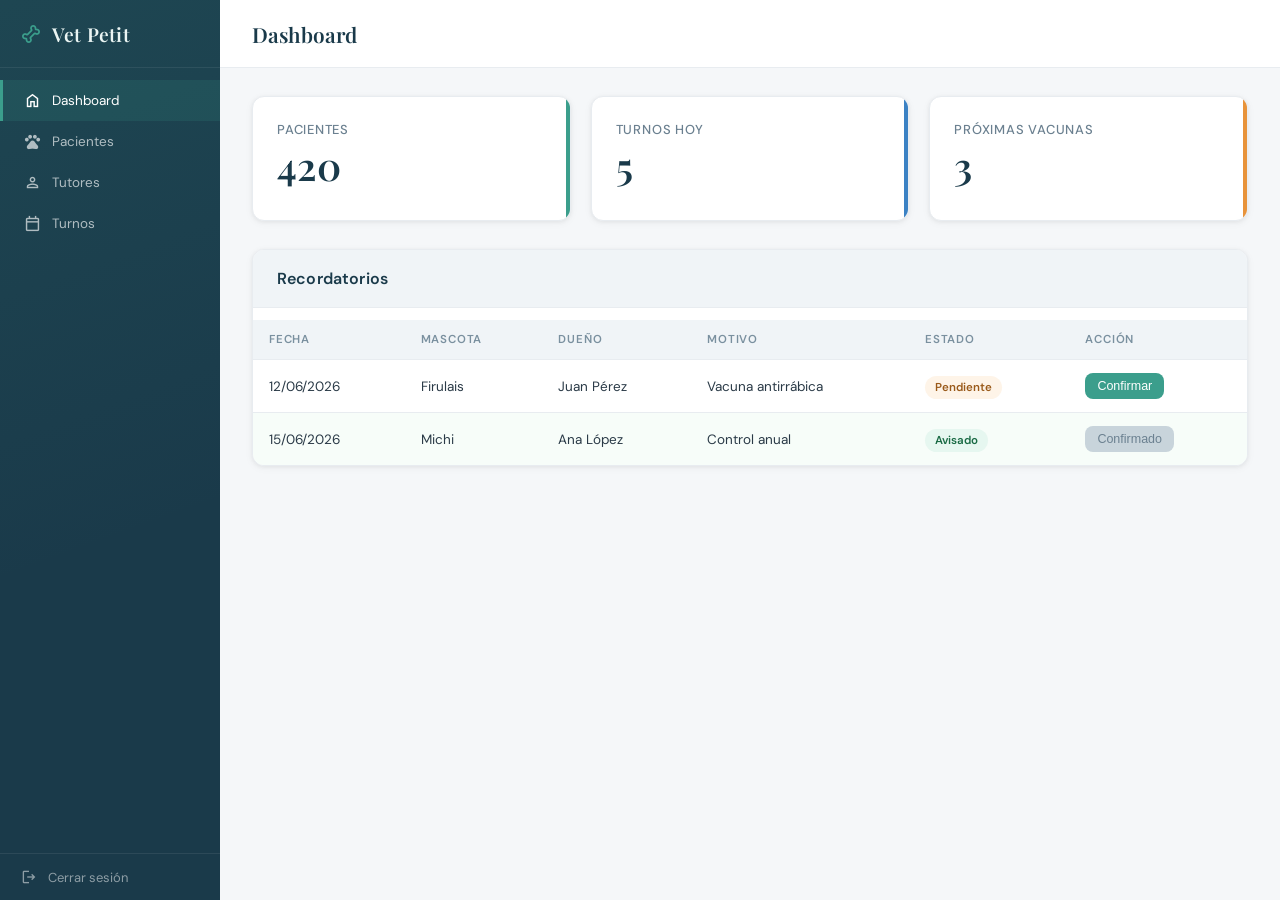
<file: index.html>
<!DOCTYPE html>
<html lang="es">
<head>
    <meta charset="UTF-8">
    <meta name="viewport" content="width=device-width, initial-scale=1.0">
    <title>Veterinaria Petit</title>
    <link rel="stylesheet" href="style/style.css">
    <link rel="icon" href="img/favicon.png.png" type="image/png">
    <link href="https://fonts.googleapis.com/css2?family=Material+Symbols+Outlined" rel="stylesheet" />
</head>
<body>
    <header class="header">
        <h1 class="header-h1">
            <span class="material-symbols-outlined">pet_supplies</span>
            Vet Petit
        </h1>
        <ul class="header-ul">
            <li class="header-ul-li active"><a class="header-ul-a" href="index.html"><span class="material-symbols-outlined">home</span>Dashboard</a></li>
            <li class="header-ul-li"><a class="header-ul-a" href="html/pacientes.html"><span class="material-symbols-outlined">pets</span>Pacientes</a></li>
            <li class="header-ul-li"><a class="header-ul-a" href="html/tutores.html"><span class="material-symbols-outlined">person</span>Tutores</a></li>
            <li class="header-ul-li"><a class="header-ul-a" href="html/turnos.html"><span class="material-symbols-outlined">calendar_today</span>Turnos</a></li>
        </ul>
        <button class="logout"><span class="material-symbols-outlined">logout</span>Cerrar sesión</button>
    </header>
    <main>
        <section class="container-encabezado">
            <h2 class="h2-dash">Dashboard</h2>
        </section>

        <section class="cards">
            <div class="card-1 card">
                <p class="card-texto">Pacientes</p>
                <h3 class="card-number">420</h3>
            </div>
            <div class="card-2 card">
                <p class="card-texto">Turnos Hoy</p>
                <h3 class="card-number">5</h3>
            </div>
            <div class="card-3 card">
                <p class="card-texto">Próximas Vacunas</p>
                <h3 class="card-number">3</h3>
            </div>
        </section>

        <section class="turnos">
            <h3 class="turnos-title">Recordatorios</h3>
            <table class="table">
                <thead>
                    <tr class="table-encabezado">
                        <th>Fecha</th>
                        <th>Mascota</th>
                        <th>Dueño</th>
                        <th>Motivo</th>
                        <th>Estado</th>
                        <th>Acción</th>
                    </tr>
                </thead>
                <tbody>
                    <tr>
                        <td>12/06/2026</td>
                        <td>Firulais</td>
                        <td>Juan Pérez</td>
                        <td>Vacuna antirrábica</td>
                        <td><span class="badge-pendiente">Pendiente</span></td>
                        <td><button class="btn-confirmar">Confirmar</button></td>
                    </tr>
                    <tr class="recordatorio-ok">
                        <td>15/06/2026</td>
                        <td>Michi</td>
                        <td>Ana López</td>
                        <td>Control anual</td>
                        <td><span class="badge-ok">Avisado</span></td>
                        <td><button class="btn-confirmar disabled">Confirmado</button></td>
                    </tr>
                </tbody>
            </table>
        </section>
    </main>
</body>
</html>
</file>
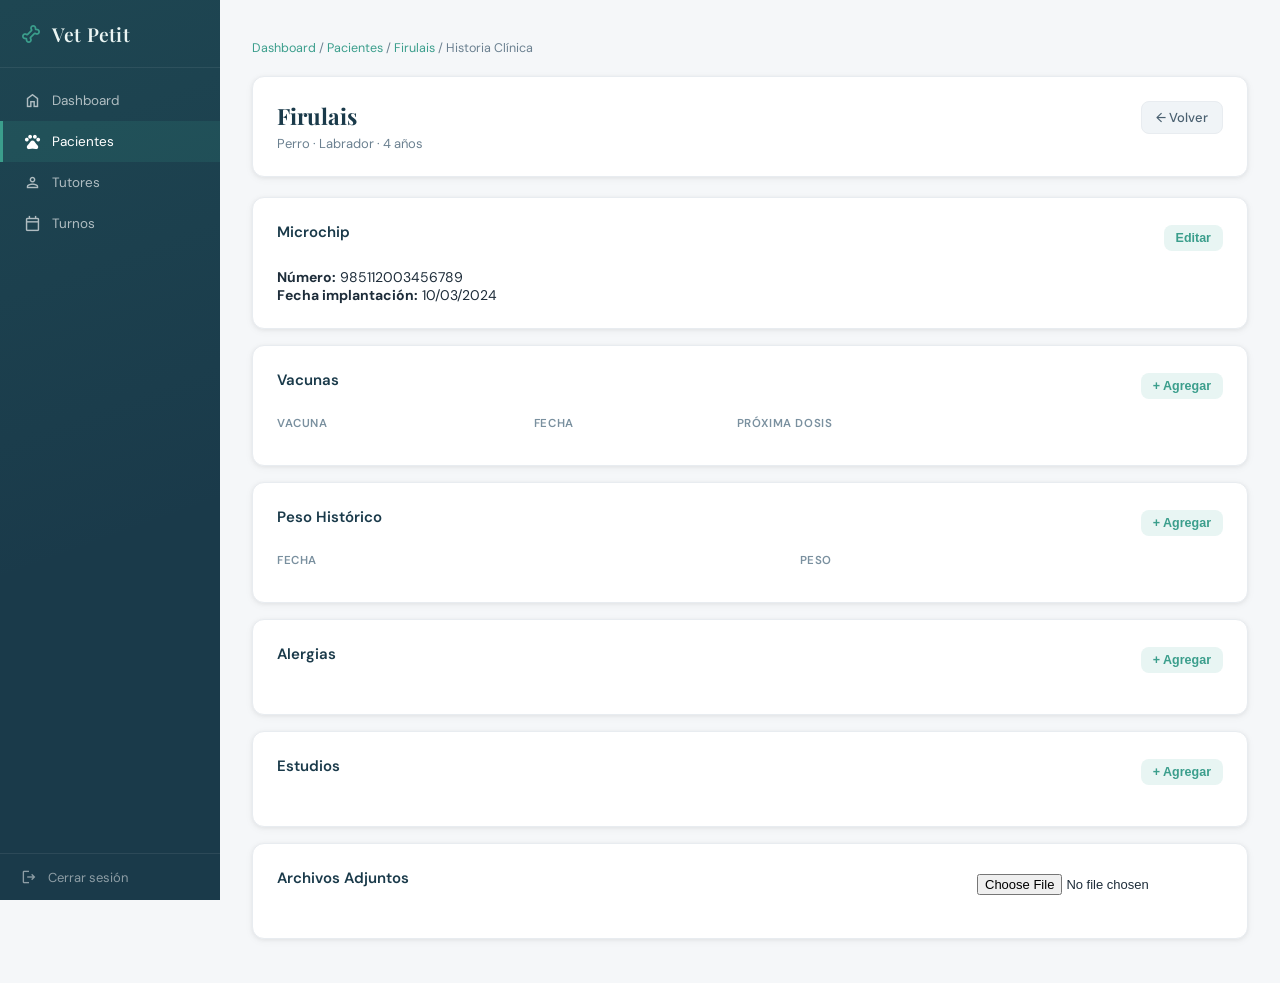
<file: html/historia-clinica.html>
<!DOCTYPE html>
<html lang="es">
<head>
    <meta charset="UTF-8">
    <meta name="viewport" content="width=device-width, initial-scale=1.0">
    <title>Historia Clínica — Firulais</title>
    <link rel="stylesheet" href="../style/style.css">
    <link href="https://fonts.googleapis.com/css2?family=Material+Symbols+Outlined" rel="stylesheet" />
</head>
<body>
    <header class="header">
        <h1 class="header-h1"><span class="material-symbols-outlined">pet_supplies</span>Vet Petit</h1>
        <ul class="header-ul">
            <li class="header-ul-li"><a class="header-ul-a" href="../index.html"><span class="material-symbols-outlined">home</span>Dashboard</a></li>
            <li class="header-ul-li active"><a class="header-ul-a" href="pacientes.html"><span class="material-symbols-outlined">pets</span>Pacientes</a></li>
            <li class="header-ul-li"><a class="header-ul-a" href="tutores.html"><span class="material-symbols-outlined">person</span>Tutores</a></li>
            <li class="header-ul-li"><a class="header-ul-a" href="turnos.html"><span class="material-symbols-outlined">calendar_today</span>Turnos</a></li>
        </ul>
        <button class="logout"><span class="material-symbols-outlined">logout</span>Cerrar sesión</button>
    </header>
    <main class="container">
        <nav class="breadcrumb">
            <a href="../index.html">Dashboard</a> /
            <a href="pacientes.html">Pacientes</a> /
            <a href="paciente-detalle.html">Firulais</a> /
            <span>Historia Clínica</span>
        </nav>

        <section class="card" style="margin-bottom:20px;">
            <div class="hc-header">
                <div>
                    <h2 style="font-family:var(--font-display);font-size:1.4rem;color:var(--color-primary);">Firulais</h2>
                    <p class="subtitle">Perro · Labrador · 4 años</p>
                </div>
                <a href="paciente-detalle.html" class="btn-secondary">← Volver</a>
            </div>
        </section>

        <section class="card" style="margin-bottom:16px;">
            <div class="section-header">
                <h3>Microchip</h3>
                <button class="btn-small">Editar</button>
            </div>
            <p><strong>Número:</strong> 985112003456789</p>
            <p><strong>Fecha implantación:</strong> 10/03/2024</p>
        </section>

        <section class="card" style="margin-bottom:16px;">
            <div class="section-header">
                <h3>Vacunas</h3>
                <button class="btn-small">+ Agregar</button>
            </div>
            <table>
                <thead>
                    <tr>
                        <th>Vacuna</th>
                        <th>Fecha</th>
                        <th>Próxima dosis</th>
                    </tr>
                </thead>
                <tbody id="vacunas-body"></tbody>
            </table>
        </section>

        <section class="card" style="margin-bottom:16px;">
            <div class="section-header">
                <h3>Peso Histórico</h3>
                <button class="btn-small">+ Agregar</button>
            </div>
            <table>
                <thead>
                    <tr>
                        <th>Fecha</th>
                        <th>Peso</th>
                    </tr>
                </thead>
                <tbody id="peso-body"></tbody>
            </table>
        </section>

        <section class="card" style="margin-bottom:16px;">
            <div class="section-header">
                <h3>Alergias</h3>
                <button class="btn-small">+ Agregar</button>
            </div>
            <ul id="alergias-list" style="padding-left:18px;line-height:2;color:#2a3a47;"></ul>
        </section>

        <section class="card" style="margin-bottom:16px;">
            <div class="section-header">
                <h3>Estudios</h3>
                <button class="btn-small">+ Agregar</button>
            </div>
            <ul id="estudios-list" style="padding-left:18px;line-height:2;color:#2a3a47;"></ul>
        </section>

        <section class="card" style="margin-bottom:16px;">
            <div class="section-header">
                <h3>Archivos Adjuntos</h3>
                <input type="file" id="archivoInput" style="font-size:13px;">
            </div>
            <ul id="archivos-list" style="padding-left:18px;line-height:2;"></ul>
        </section>

        <!-- MODAL GENERAL -->
        <div class="modal-overlay1">
            <div class="modal1">
                <div class="modal-header">
                    <h3>Agregar registro</h3>
                    <span class="modal-close">×</span>
                </div>
                <div class="modal-body">
                    <div class="form-group">
                        <label>Campo 1</label>
                        <input type="text">
                    </div>
                    <div class="form-group">
                        <label>Campo 2</label>
                        <input type="text">
                    </div>
                    <div class="form-group">
                        <label>Fecha</label>
                        <input type="date">
                    </div>
                    <div class="form-group">
                        <label>Archivo</label>
                        <input type="file">
                    </div>
                    <div class="form-group">
                        <label>Descripción / Observaciones</label>
                        <textarea rows="5" placeholder="Redactar detalle clínico..."></textarea>
                    </div>
                </div>
                <div class="modal-footer">
                    <button class="btn-secondary">Cancelar</button>
                    <button class="btn-primary">Guardar</button>
                </div>
            </div>
        </div>
    </main>
</body>
</html>
</file>
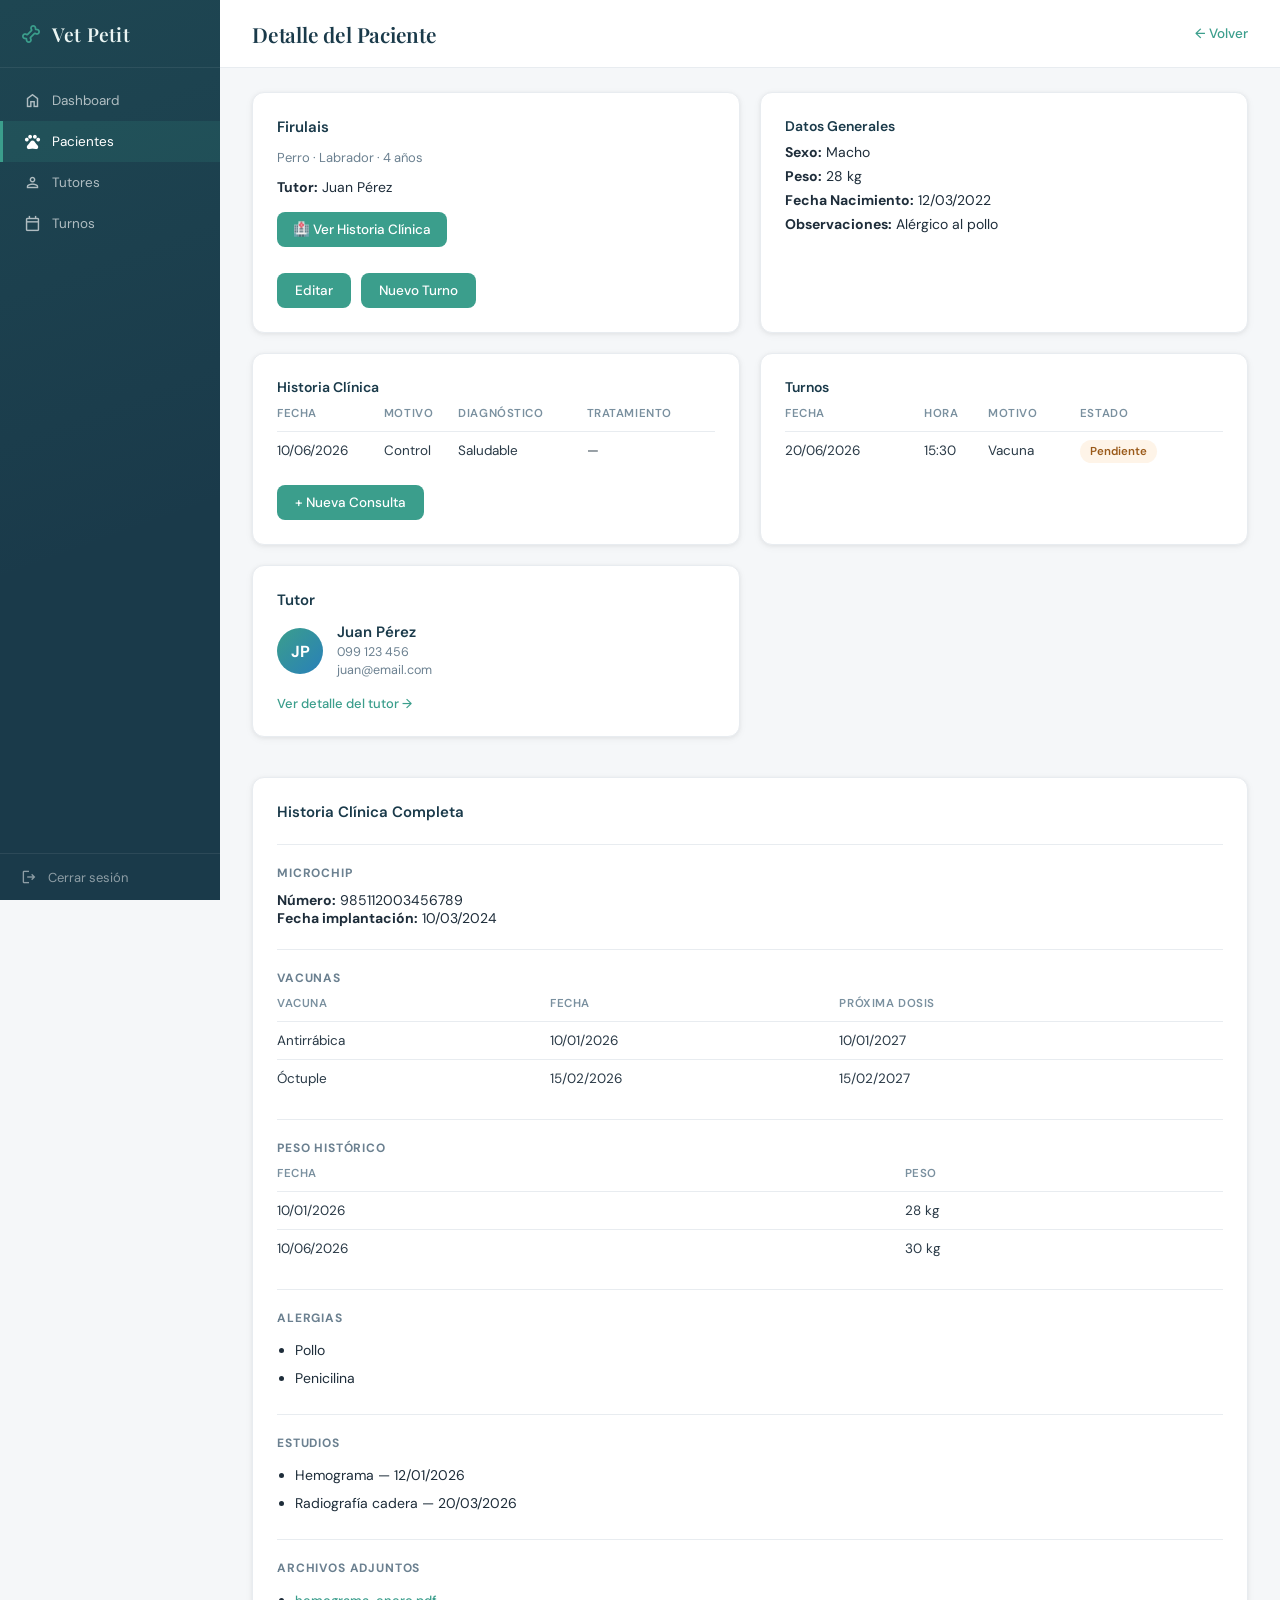
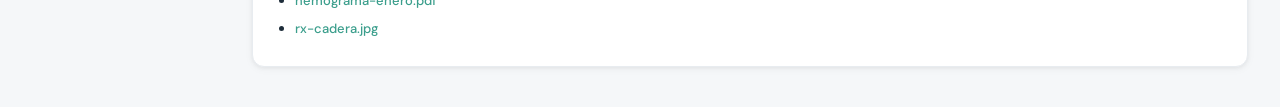
<file: html/paciente-detalle.html>
<!DOCTYPE html>
<html lang="es">
<head>
    <meta charset="UTF-8">
    <meta name="viewport" content="width=device-width, initial-scale=1.0">
    <title>Detalle Paciente — Vet Petit</title>
    <link rel="stylesheet" href="../style/style.css">
    <link href="https://fonts.googleapis.com/css2?family=Material+Symbols+Outlined" rel="stylesheet" />
</head>
<body>
    <header class="header">
        <h1 class="header-h1"><span class="material-symbols-outlined">pet_supplies</span>Vet Petit</h1>
        <ul class="header-ul">
            <li class="header-ul-li"><a class="header-ul-a" href="../index.html"><span class="material-symbols-outlined">home</span>Dashboard</a></li>
            <li class="header-ul-li active"><a class="header-ul-a" href="pacientes.html"><span class="material-symbols-outlined">pets</span>Pacientes</a></li>
            <li class="header-ul-li"><a class="header-ul-a" href="tutores.html"><span class="material-symbols-outlined">person</span>Tutores</a></li>
            <li class="header-ul-li"><a class="header-ul-a" href="turnos.html"><span class="material-symbols-outlined">calendar_today</span>Turnos</a></li>
        </ul>
        <button class="logout"><span class="material-symbols-outlined">logout</span>Cerrar sesión</button>
    </header>
    <main>
        <section class="container-encabezado2">
            <h2 class="h2-dash">Detalle del Paciente</h2>
            <a href="pacientes.html" class="back">← Volver</a>
        </section>
        <div class="grid">
            <section class="card">
                <h3>Firulais</h3>
                <p style="color:#6b8090;font-size:13px;margin-bottom:12px;">Perro · Labrador · 4 años</p>
                <p style="margin-bottom:16px;"><strong>Tutor:</strong> Juan Pérez</p>
                <a href="historia-clinica.html" class="btn-primary" style="margin-bottom:10px;">🏥 Ver Historia Clínica</a>
                <div class="actions">
                    <button class="btn">Editar</button>
                    <a href="#modalTurno" class="btn">Nuevo Turno</a>
                </div>
            </section>

            <section class="card">
                <h4>Datos Generales</h4>
                <p style="margin-bottom:6px;"><strong>Sexo:</strong> Macho</p>
                <p style="margin-bottom:6px;"><strong>Peso:</strong> 28 kg</p>
                <p style="margin-bottom:6px;"><strong>Fecha Nacimiento:</strong> 12/03/2022</p>
                <p><strong>Observaciones:</strong> Alérgico al pollo</p>
            </section>

            <section class="card">
                <h4>Historia Clínica</h4>
                <table>
                    <tr>
                        <th>Fecha</th>
                        <th>Motivo</th>
                        <th>Diagnóstico</th>
                        <th>Tratamiento</th>
                    </tr>
                    <tr>
                        <td>10/06/2026</td>
                        <td>Control</td>
                        <td>Saludable</td>
                        <td>—</td>
                    </tr>
                </table>
                <div class="actions">
                    <button class="btn">+ Nueva Consulta</button>
                </div>
            </section>

            <section class="card">
                <h4>Turnos</h4>
                <table>
                    <tr>
                        <th>Fecha</th>
                        <th>Hora</th>
                        <th>Motivo</th>
                        <th>Estado</th>
                    </tr>
                    <tr>
                        <td>20/06/2026</td>
                        <td>15:30</td>
                        <td>Vacuna</td>
                        <td><span class="badge-pendiente">Pendiente</span></td>
                    </tr>
                </table>
            </section>

            <section class="card">
                <h3>Tutor</h3>
                <div class="tutor-box">
                    <div class="avatar">JP</div>
                    <div>
                        <p class="tutor-name">Juan Pérez</p>
                        <p class="tutor-info">099 123 456</p>
                        <p class="tutor-info">juan@email.com</p>
                    </div>
                </div>
                <a href="tutor-detalle.html" class="btn-link">Ver detalle del tutor →</a>
            </section>

            <section class="card full" style="grid-column: 1 / -1;">
                <h3 style="margin-bottom:0;">Historia Clínica Completa</h3>
                <div class="hc-section">
                    <h4>Microchip</h4>
                    <p><strong>Número:</strong> 985112003456789</p>
                    <p><strong>Fecha implantación:</strong> 10/03/2024</p>
                </div>
                <div class="hc-section">
                    <h4>Vacunas</h4>
                    <table>
                        <tr><th>Vacuna</th><th>Fecha</th><th>Próxima dosis</th></tr>
                        <tr><td>Antirrábica</td><td>10/01/2026</td><td>10/01/2027</td></tr>
                        <tr><td>Óctuple</td><td>15/02/2026</td><td>15/02/2027</td></tr>
                    </table>
                </div>
                <div class="hc-section">
                    <h4>Peso Histórico</h4>
                    <table>
                        <tr><th>Fecha</th><th>Peso</th></tr>
                        <tr><td>10/01/2026</td><td>28 kg</td></tr>
                        <tr><td>10/06/2026</td><td>30 kg</td></tr>
                    </table>
                </div>
                <div class="hc-section">
                    <h4>Alergias</h4>
                    <ul style="padding-left:18px;line-height:2;">
                        <li>Pollo</li>
                        <li>Penicilina</li>
                    </ul>
                </div>
                <div class="hc-section">
                    <h4>Estudios</h4>
                    <ul style="padding-left:18px;line-height:2;">
                        <li>Hemograma — 12/01/2026</li>
                        <li>Radiografía cadera — 20/03/2026</li>
                    </ul>
                </div>
                <div class="hc-section">
                    <h4>Archivos Adjuntos</h4>
                    <ul style="padding-left:18px;line-height:2;">
                        <li><a href="#" class="btn-link">hemograma-enero.pdf</a></li>
                        <li><a href="#" class="btn-link">rx-cadera.jpg</a></li>
                    </ul>
                </div>
            </section>
        </div>

        <div id="modalTurno" class="modal">
            <div class="modal-content">
                <a href="#" class="close">✖</a>
                <h3>Nuevo Turno</h3>
                <label>Mascota</label>
                <select>
                    <option>Seleccionar mascota</option>
                    <option>Firulais</option>
                    <option>Mishi</option>
                </select>
                <label>Tutor</label>
                <select>
                    <option>Seleccionar tutor</option>
                    <option>Juan Pérez</option>
                    <option>Laura Gómez</option>
                </select>
                <label>Fecha</label>
                <input type="date">
                <label>Hora</label>
                <input type="time">
                <label>Motivo</label>
                <input type="text" placeholder="Ej: Vacuna anual">
                <label>Estado</label>
                <select>
                    <option>Pendiente</option>
                    <option>Confirmado</option>
                    <option>Realizado</option>
                    <option>Cancelado</option>
                </select>
                <label>Observaciones</label>
                <textarea rows="3" placeholder="Notas adicionales..."></textarea>
                <div class="modal-buttons">
                    <a href="#" class="cancel">Cancelar</a>
                    <button class="save">Guardar</button>
                </div>
            </div>
        </div>
    </main>
</body>
</html>
</file>
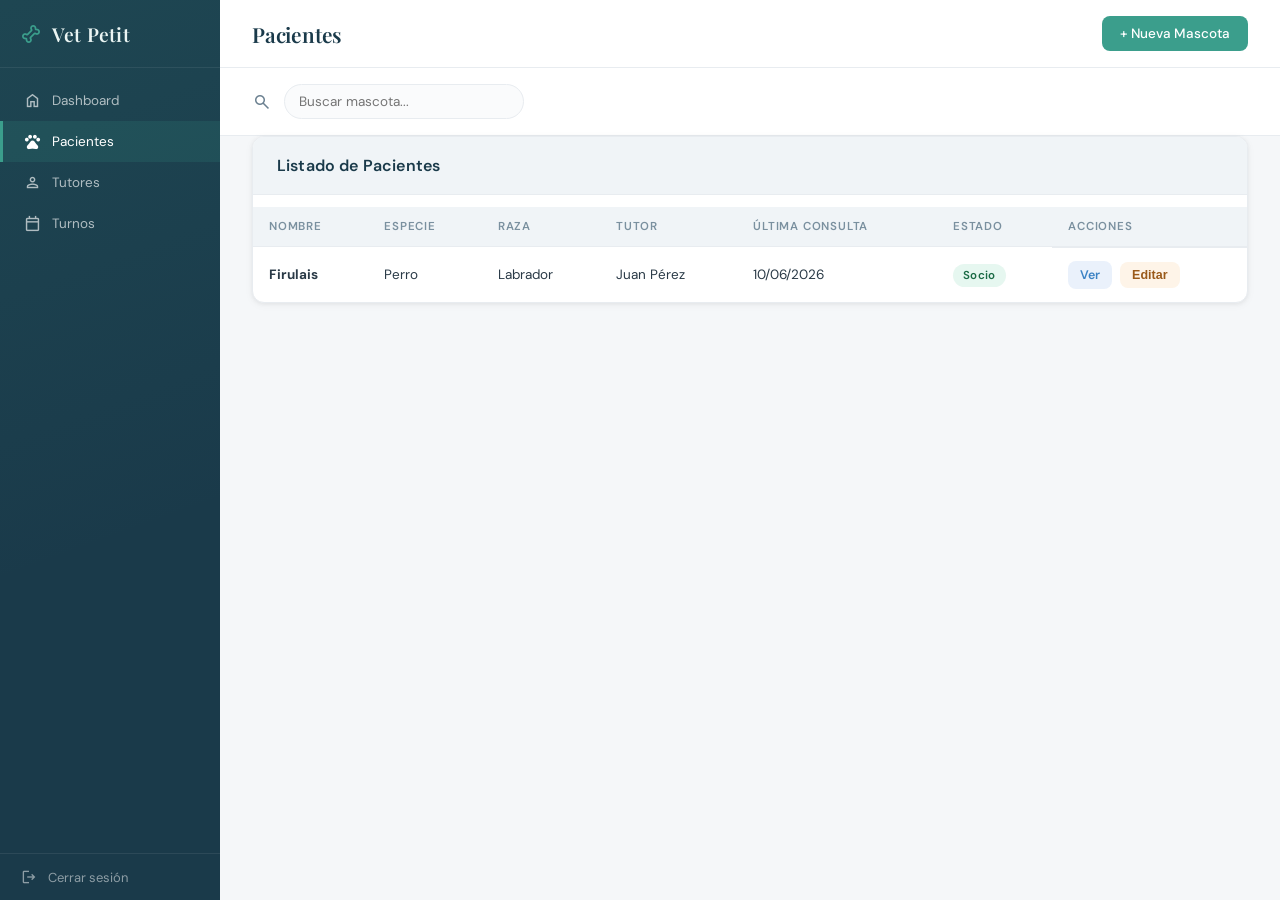
<file: html/pacientes.html>
<!DOCTYPE html>
<html lang="es">
<head>
    <meta charset="UTF-8">
    <meta name="viewport" content="width=device-width, initial-scale=1.0">
    <title>Pacientes — Vet Petit</title>
    <link rel="stylesheet" href="../style/style.css">
    <link href="https://fonts.googleapis.com/css2?family=Material+Symbols+Outlined" rel="stylesheet" />
</head>
<body>
    <header class="header">
        <h1 class="header-h1"><span class="material-symbols-outlined">pet_supplies</span>Vet Petit</h1>
        <ul class="header-ul">
            <li class="header-ul-li"><a class="header-ul-a" href="../index.html"><span class="material-symbols-outlined">home</span>Dashboard</a></li>
            <li class="header-ul-li active"><a class="header-ul-a" href="pacientes.html"><span class="material-symbols-outlined">pets</span>Pacientes</a></li>
            <li class="header-ul-li"><a class="header-ul-a" href="tutores.html"><span class="material-symbols-outlined">person</span>Tutores</a></li>
            <li class="header-ul-li"><a class="header-ul-a" href="turnos.html"><span class="material-symbols-outlined">calendar_today</span>Turnos</a></li>
        </ul>
        <button class="logout"><span class="material-symbols-outlined">logout</span>Cerrar sesión</button>
    </header>
    <main>
        <section class="container-encabezado">
            <h2 class="h2-dash">Pacientes</h2>
            <a href="#modalMascota" class="btn">+ Nueva Mascota</a>
        </section>
        <div class="search-group">
            <span class="material-symbols-outlined" style="color:#6b8090;font-size:20px;">search</span>
            <input type="text" id="buscar" placeholder="Buscar mascota...">
        </div>
        <section class="turnos">
            <h3 class="turnos-title">Listado de Pacientes</h3>
            <table class="table">
                <thead>
                    <tr class="table-encabezado">
                        <th>Nombre</th>
                        <th>Especie</th>
                        <th>Raza</th>
                        <th>Tutor</th>
                        <th>Última Consulta</th>
                        <th>Estado</th>
                        <th>Acciones</th>
                    </tr>
                </thead>
                <tbody>
                    <tr>
                        <td><strong>Firulais</strong></td>
                        <td>Perro</td>
                        <td>Labrador</td>
                        <td>Juan Pérez</td>
                        <td>10/06/2026</td>
                        <td><span class="badge socio">Socio</span></td>
                        <td style="display:flex;gap:8px;align-items:center;">
                            <a href="paciente-detalle.html" class="btn-ver">Ver</a>
                            <button class="btn-editar">Editar</button>
                        </td>
                    </tr>
                </tbody>
            </table>
        </section>

        <div id="modalMascota" class="modal">
            <div class="modal-content">
                <a href="#" class="close">✖</a>
                <h3>Nueva Mascota</h3>
                <label>Nombre</label>
                <input type="text" placeholder="Ej: Firulais">
                <label>Especie</label>
                <select>
                    <option>Seleccionar</option>
                    <option>Perro</option>
                    <option>Gato</option>
                    <option>Otro</option>
                </select>
                <label>Raza</label>
                <input type="text" placeholder="Ej: Labrador">
                <label>Sexo</label>
                <select>
                    <option>Seleccionar</option>
                    <option>Macho</option>
                    <option>Hembra</option>
                </select>
                <label>Fecha de nacimiento</label>
                <input type="date">
                <label>Peso (kg)</label>
                <input type="number" step="0.1" placeholder="Ej: 12.5">
                <div class="form-group">
                    <label>¿Es socio?</label>
                    <div class="radio-group">
                        <label><input type="radio" name="esSocio" value="true" checked> Socio</label>
                        <label><input type="radio" name="esSocio" value="false"> No socio</label>
                    </div>
                </div>
                <label>Observaciones</label>
                <textarea rows="3" placeholder="Notas importantes..."></textarea>
                <div class="modal-buttons">
                    <a href="#" class="cancel">Cancelar</a>
                    <button class="save">Guardar</button>
                </div>
            </div>
        </div>
    </main>
</body>
</html>
</file>
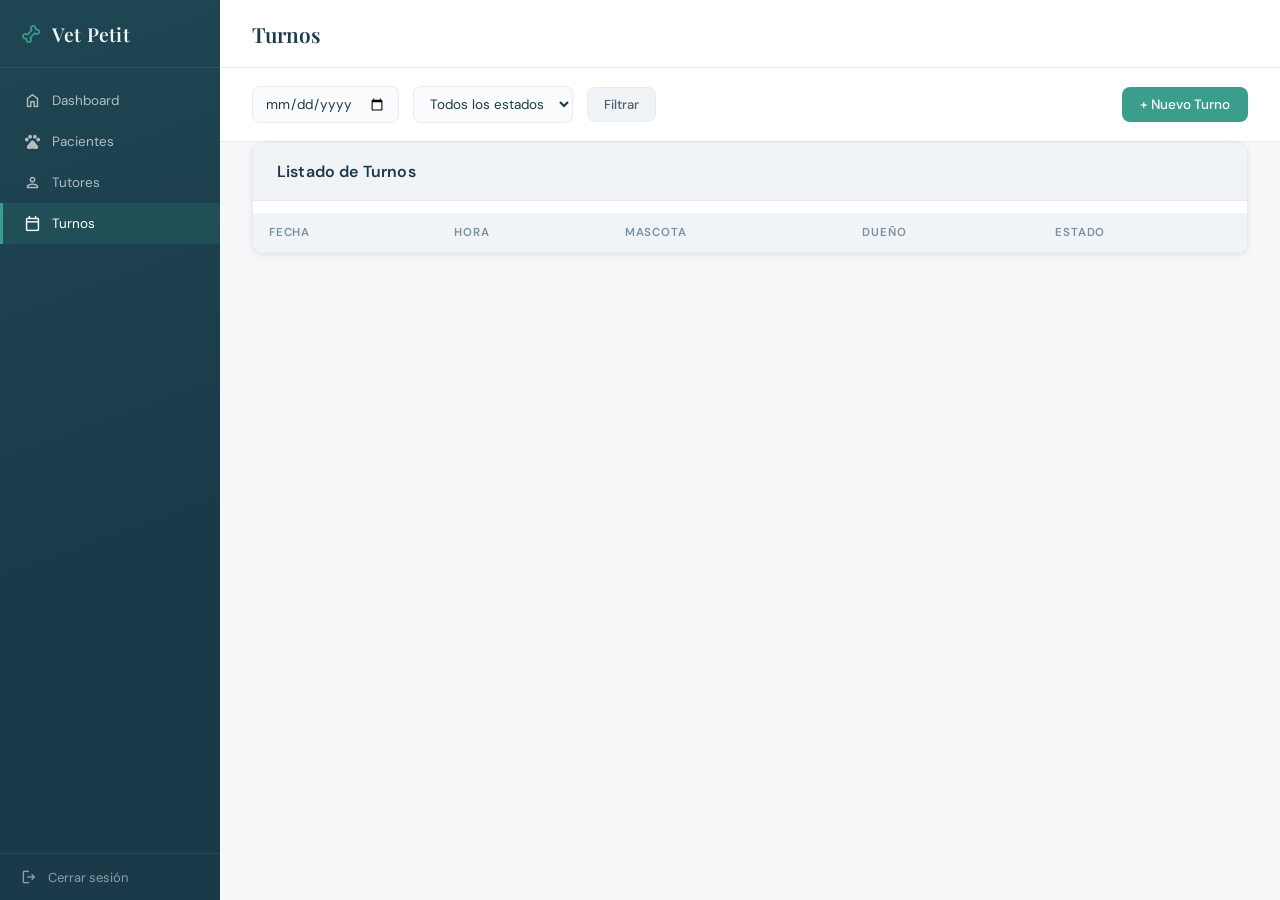
<file: html/turnos.html>
<!DOCTYPE html>
<html lang="es">
<head>
    <meta charset="UTF-8">
    <meta name="viewport" content="width=device-width, initial-scale=1.0">
    <title>Turnos — Vet Petit</title>
    <link rel="stylesheet" href="../style/style.css">
    <link href="https://fonts.googleapis.com/css2?family=Material+Symbols+Outlined" rel="stylesheet" />
</head>
<body>
    <header class="header">
        <h1 class="header-h1"><span class="material-symbols-outlined">pet_supplies</span>Vet Petit</h1>
        <ul class="header-ul">
            <li class="header-ul-li"><a class="header-ul-a" href="../index.html"><span class="material-symbols-outlined">home</span>Dashboard</a></li>
            <li class="header-ul-li"><a class="header-ul-a" href="pacientes.html"><span class="material-symbols-outlined">pets</span>Pacientes</a></li>
            <li class="header-ul-li"><a class="header-ul-a" href="tutores.html"><span class="material-symbols-outlined">person</span>Tutores</a></li>
            <li class="header-ul-li active"><a class="header-ul-a" href="turnos.html"><span class="material-symbols-outlined">calendar_today</span>Turnos</a></li>
        </ul>
        <button class="logout"><span class="material-symbols-outlined">logout</span>Cerrar sesión</button>
    </header>
    <main>
        <section class="container-encabezado">
            <h2 class="h2-dash">Turnos</h2>
        </section>
        <div class="filtros-turnos">
            <input class="filtros-turnos-fecha" type="date" id="fecha">
            <select class="filtros-turnos-options" id="estado">
                <option value="">Todos los estados</option>
                <option value="pendiente">Pendiente</option>
                <option value="confirmado">Confirmado</option>
            </select>
            <button class="filtros-turnos-buttonfiltrar">Filtrar</button>
            <a href="#modalTurno" class="btn" style="margin-left:auto;">+ Nuevo Turno</a>
        </div>
        <section class="turnos">
            <h3 class="turnos-title">Listado de Turnos</h3>
            <table class="table">
                <thead>
                    <tr>
                        <th>Fecha</th>
                        <th>Hora</th>
                        <th>Mascota</th>
                        <th>Dueño</th>
                        <th>Estado</th>
                    </tr>
                </thead>
                <tbody>
                    <!-- turnos dinámicos -->
                </tbody>
            </table>
        </section>

        <div id="modalTurno" class="modal">
            <div class="modal-content">
                <a href="#" class="close">✖</a>
                <h3>Nuevo Turno</h3>
                <label>Mascota</label>
                <select>
                    <option>Seleccionar mascota</option>
                    <option>Firulais</option>
                    <option>Mishi</option>
                </select>
                <label>Tutor</label>
                <select>
                    <option>Seleccionar tutor</option>
                    <option>Juan Pérez</option>
                    <option>Laura Gómez</option>
                </select>
                <label>Fecha</label>
                <input type="date">
                <label>Hora</label>
                <input type="time">
                <label>Motivo</label>
                <input type="text" placeholder="Ej: Vacuna anual">
                <label>Estado</label>
                <select>
                    <option>Pendiente</option>
                    <option>Confirmado</option>
                    <option>Realizado</option>
                    <option>Cancelado</option>
                </select>
                <label>Observaciones</label>
                <textarea rows="3" placeholder="Notas adicionales..."></textarea>
                <div class="modal-buttons">
                    <a href="#" class="cancel">Cancelar</a>
                    <button class="save">Guardar</button>
                </div>
            </div>
        </div>
    </main>
</body>
</html>
</file>
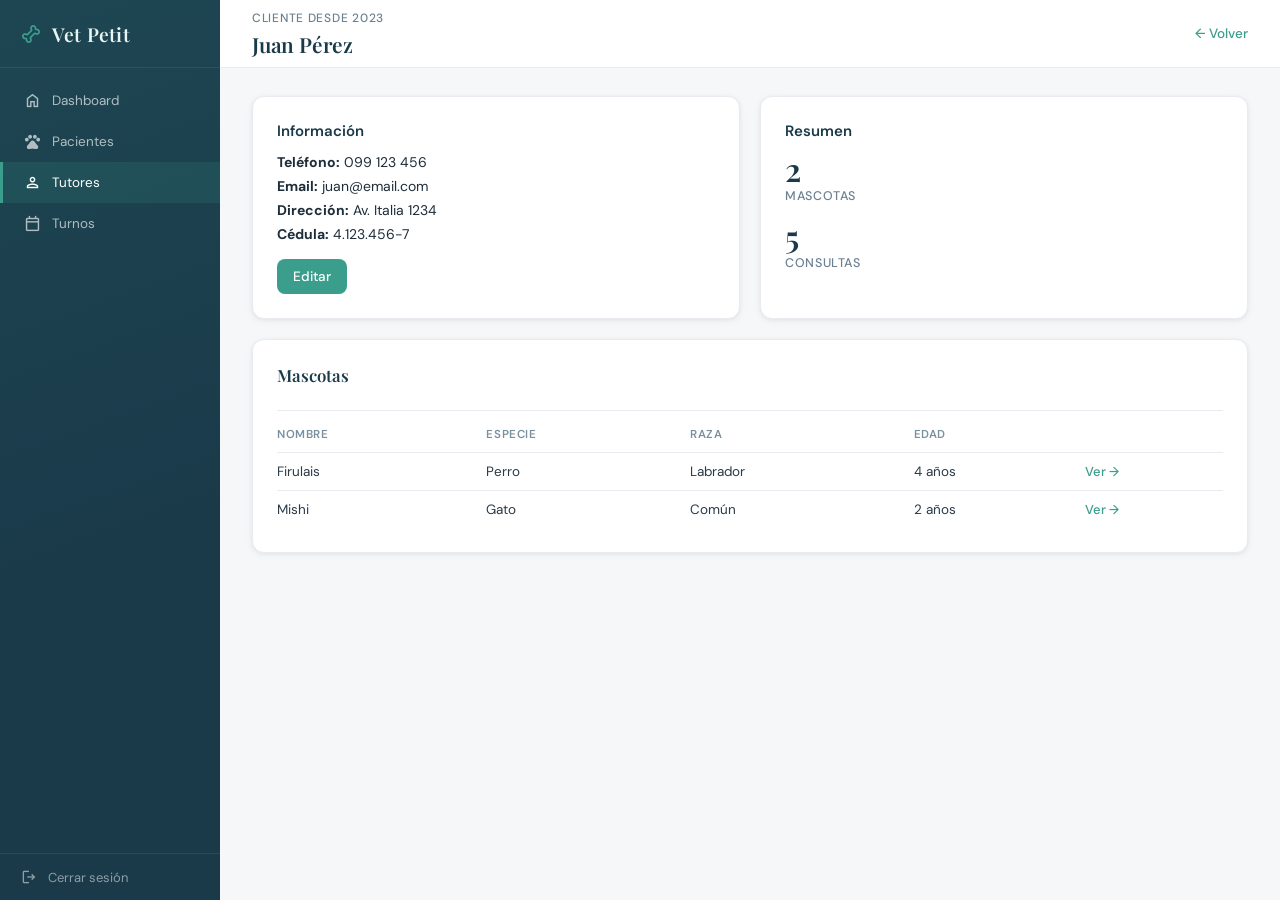
<file: html/tutor-detalle.html>
<!DOCTYPE html>
<html lang="es">
<head>
    <meta charset="UTF-8">
    <meta name="viewport" content="width=device-width, initial-scale=1.0">
    <title>Detalle Tutor — Vet Petit</title>
    <link rel="stylesheet" href="../style/style.css">
    <link href="https://fonts.googleapis.com/css2?family=Material+Symbols+Outlined" rel="stylesheet" />
</head>
<body>
    <header class="header">
        <h1 class="header-h1"><span class="material-symbols-outlined">pet_supplies</span>Vet Petit</h1>
        <ul class="header-ul">
            <li class="header-ul-li"><a class="header-ul-a" href="../index.html"><span class="material-symbols-outlined">home</span>Dashboard</a></li>
            <li class="header-ul-li"><a class="header-ul-a" href="pacientes.html"><span class="material-symbols-outlined">pets</span>Pacientes</a></li>
            <li class="header-ul-li active"><a class="header-ul-a" href="tutores.html"><span class="material-symbols-outlined">person</span>Tutores</a></li>
            <li class="header-ul-li"><a class="header-ul-a" href="turnos.html"><span class="material-symbols-outlined">calendar_today</span>Turnos</a></li>
        </ul>
        <button class="logout"><span class="material-symbols-outlined">logout</span>Cerrar sesión</button>
    </header>
    <main>
        <section class="container-encabezado2">
            <div>
                <span class="sub">Cliente desde 2023</span>
                <h2 class="h2-dash">Juan Pérez</h2>
            </div>
            <a href="tutores.html" class="back">← Volver</a>
        </section>
        <div class="container">
            <div class="grid" style="padding:0;margin-bottom:20px;">
                <section class="card">
                    <h3>Información</h3>
                    <p style="margin-bottom:6px;"><strong>Teléfono:</strong> 099 123 456</p>
                    <p style="margin-bottom:6px;"><strong>Email:</strong> juan@email.com</p>
                    <p style="margin-bottom:6px;"><strong>Dirección:</strong> Av. Italia 1234</p>
                    <p style="margin-bottom:16px;"><strong>Cédula:</strong> 4.123.456-7</p>
                    <div class="actions">
                        <button class="btn-primary">Editar</button>
                    </div>
                </section>

                <section class="card">
                    <h3>Resumen</h3>
                    <div class="stat">
                        <span class="stat-number">2</span>
                        <span class="stat-label">Mascotas</span>
                    </div>
                    <div class="stat">
                        <span class="stat-number">5</span>
                        <span class="stat-label">Consultas</span>
                    </div>
                </section>
            </div>

            <section class="card">
                <div class="container-h3-detalleMascota">
                    <h3 class="h3-detalleMascota">Mascotas</h3>
                </div>
                <table>
                    <tr>
                        <th>Nombre</th>
                        <th>Especie</th>
                        <th>Raza</th>
                        <th>Edad</th>
                        <th></th>
                    </tr>
                    <tr>
                        <td>Firulais</td>
                        <td>Perro</td>
                        <td>Labrador</td>
                        <td>4 años</td>
                        <td><a href="paciente-detalle.html" class="btn-link">Ver →</a></td>
                    </tr>
                    <tr>
                        <td>Mishi</td>
                        <td>Gato</td>
                        <td>Común</td>
                        <td>2 años</td>
                        <td><a href="paciente-detalle.html" class="btn-link">Ver →</a></td>
                    </tr>
                </table>
            </section>
        </div>
    </main>
</body>
</html>
</file>
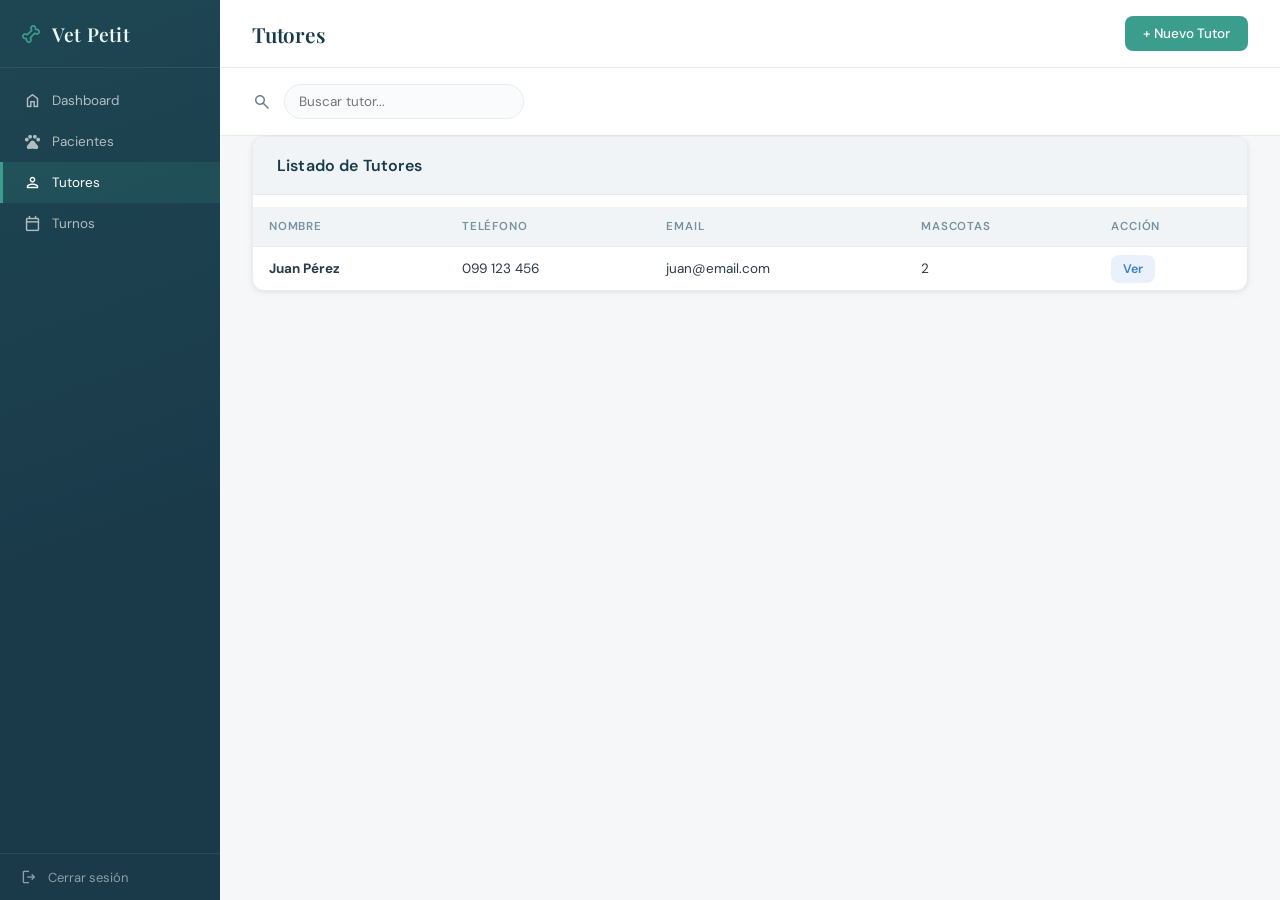
<file: html/tutores.html>
<!DOCTYPE html>
<html lang="es">
<head>
    <meta charset="UTF-8">
    <meta name="viewport" content="width=device-width, initial-scale=1.0">
    <title>Tutores — Vet Petit</title>
    <link rel="stylesheet" href="../style/style.css">
    <link href="https://fonts.googleapis.com/css2?family=Material+Symbols+Outlined" rel="stylesheet" />
</head>
<body>
    <header class="header">
        <h1 class="header-h1"><span class="material-symbols-outlined">pet_supplies</span>Vet Petit</h1>
        <ul class="header-ul">
            <li class="header-ul-li"><a class="header-ul-a" href="../index.html"><span class="material-symbols-outlined">home</span>Dashboard</a></li>
            <li class="header-ul-li"><a class="header-ul-a" href="pacientes.html"><span class="material-symbols-outlined">pets</span>Pacientes</a></li>
            <li class="header-ul-li active"><a class="header-ul-a" href="tutores.html"><span class="material-symbols-outlined">person</span>Tutores</a></li>
            <li class="header-ul-li"><a class="header-ul-a" href="turnos.html"><span class="material-symbols-outlined">calendar_today</span>Turnos</a></li>
        </ul>
        <button class="logout"><span class="material-symbols-outlined">logout</span>Cerrar sesión</button>
    </header>
    <main>
        <section class="container-encabezado">
            <h2 class="h2-dash">Tutores</h2>
            <a href="#modalTutor" class="btn">+ Nuevo Tutor</a>
        </section>
        <div class="search-group">
            <span class="material-symbols-outlined" style="color:#6b8090;font-size:20px;">search</span>
            <input type="text" id="buscar" placeholder="Buscar tutor...">
        </div>
        <section class="turnos">
            <h3 class="turnos-title">Listado de Tutores</h3>
            <table class="table">
                <thead>
                    <tr>
                        <th>Nombre</th>
                        <th>Teléfono</th>
                        <th>Email</th>
                        <th>Mascotas</th>
                        <th>Acción</th>
                    </tr>
                </thead>
                <tbody>
                    <tr>
                        <td><strong>Juan Pérez</strong></td>
                        <td>099 123 456</td>
                        <td>juan@email.com</td>
                        <td>2</td>
                        <td><a href="tutor-detalle.html" class="btn-ver">Ver</a></td>
                    </tr>
                </tbody>
            </table>
        </section>

        <div id="modalTutor" class="modal">
            <div class="modal-content">
                <a href="#" class="close">✖</a>
                <h3>Nuevo Tutor</h3>
                <label>Nombre</label>
                <input type="text" placeholder="Ej: Juan Pérez">
                <label>Teléfono</label>
                <input type="text" placeholder="Ej: 099 123 456">
                <label>Email</label>
                <input type="email" placeholder="Ej: juan@email.com">
                <label>Dirección</label>
                <input type="text" placeholder="Ej: Av. Italia 1234">
                <label>Observaciones</label>
                <textarea rows="3" placeholder="Notas adicionales..."></textarea>
                <div class="modal-buttons">
                    <a href="#" class="cancel">Cancelar</a>
                    <button class="save">Guardar</button>
                </div>
            </div>
        </div>
    </main>
</body>
</html>
</file>
<file: style/style.css>
@import url('https://fonts.googleapis.com/css2?family=Playfair+Display:wght@500;600&family=DM+Sans:wght@300;400;500;600&display=swap');

:root {
  /* Paleta principal */
  --color-primary: #1a3a4a;
  --color-primary-light: #254d63;
  --color-primary-hover: #122a36;
  --color-accent: #3b9e8c;
  --color-accent-hover: #2d7f70;
  --color-accent-soft: #e8f5f3;

  /* Layout */
  --color-sidebar: #1a3a4a;
  --color-background: #f5f7f9;
  --color-surface: #ffffff;
  --color-card: #ffffff;
  --color-border: #e8ecf0;
  --color-table-header: #f0f4f7;

  /* Estados */
  --color-success: #2e9e6b;
  --color-success-bg: #e6f7f0;
  --color-warning: #e8933a;
  --color-warning-bg: #fef4e8;
  --color-danger: #e05252;
  --color-danger-bg: #fdeaea;
  --color-info: #3b82c4;
  --color-info-bg: #eaf1fb;

  /* Tipografía */
  --font-display: 'Playfair Display', Georgia, serif;
  --font-body: 'DM Sans', system-ui, sans-serif;

  /* Espaciado y forma */
  --radius: 12px;
  --radius-sm: 8px;
  --radius-lg: 16px;
  --shadow-sm: 0 1px 4px rgba(0,0,0,0.06), 0 2px 10px rgba(0,0,0,0.04);
  --shadow-md: 0 4px 16px rgba(0,0,0,0.08), 0 1px 4px rgba(0,0,0,0.04);
  --shadow-lg: 0 12px 40px rgba(0,0,0,0.12);
  --sidebar-width: 220px;
  --transition: 0.2s ease;
}

*, *::before, *::after {
  margin: 0;
  padding: 0;
  box-sizing: border-box;
}

body {
  display: flex;
  font-family: var(--font-body);
  font-weight: 400;
  background-color: var(--color-background);
  color: #1e2d3a;
  font-size: 14px;
  min-height: 100vh;
}

/* ══════════════════════════════════════
   SIDEBAR
══════════════════════════════════════ */

.header {
  background: var(--color-sidebar);
  width: var(--sidebar-width);
  min-height: 100vh;
  height: 100vh;
  position: sticky;
  top: 0;
  left: 0;
  display: flex;
  flex-direction: column;
  flex-shrink: 0;
  overflow: hidden;
}

/* Subtle texture overlay */
.header::before {
  content: '';
  position: absolute;
  inset: 0;
  background: linear-gradient(160deg, rgba(59,158,140,0.12) 0%, transparent 60%);
  pointer-events: none;
}

.header-h1 {
  display: flex;
  align-items: center;
  gap: 10px;
  padding: 0 20px;
  height: 68px;
  border-bottom: 1px solid rgba(255,255,255,0.08);
  color: #ffffff;
  font-family: var(--font-display);
  font-size: 1.2rem;
  font-weight: 600;
  letter-spacing: 0.01em;
  flex-shrink: 0;
}

.header-h1 .material-symbols-outlined {
  width: auto;
  font-size: 22px;
  color: var(--color-accent);
  display: flex;
  justify-content: center;
}

.header-ul {
  list-style: none;
  display: flex;
  flex-direction: column;
  flex: 1;
  padding: 12px 0;
}

.header-ul-li {
  width: 100%;
}

.header-ul-a {
  display: flex;
  align-items: center;
  gap: 10px;
  padding: 11px 20px;
  color: rgba(255,255,255,0.65);
  text-decoration: none;
  font-size: 13.5px;
  font-weight: 400;
  transition: background var(--transition), color var(--transition);
  border-left: 3px solid transparent;
  position: relative;
}

.header-ul-a .material-symbols-outlined {
  width: auto;
  font-size: 19px;
  display: flex;
  justify-content: center;
  flex-shrink: 0;
}

.header-ul-li:hover .header-ul-a {
  background: rgba(255,255,255,0.07);
  color: #ffffff;
  border-left-color: var(--color-accent);
}

.header-ul-li.active .header-ul-a {
  background: rgba(59,158,140,0.15);
  color: #ffffff;
  border-left-color: var(--color-accent);
}

.logout {
  background: transparent;
  color: rgba(255,255,255,0.5);
  text-decoration: none;
  width: 100%;
  padding: 14px 20px;
  border: none;
  border-top: 1px solid rgba(255,255,255,0.08);
  font-family: var(--font-body);
  font-size: 13px;
  font-weight: 400;
  display: flex;
  align-items: center;
  gap: 10px;
  cursor: pointer;
  transition: color var(--transition), background var(--transition);
  flex-shrink: 0;
}

.logout:hover {
  color: #ffffff;
  background: rgba(255,255,255,0.06);
}

.logout .material-symbols-outlined {
  font-size: 18px;
}

span.material-symbols-outlined {
  width: auto;
  display: flex;
  justify-content: space-evenly;
}

/* ══════════════════════════════════════
   MAIN CONTENT
══════════════════════════════════════ */

main {
  flex: 1;
  min-width: 0;
  padding-bottom: 40px;
}

/* ══════════════════════════════════════
   PAGE HEADER / ENCABEZADO
══════════════════════════════════════ */

.container-encabezado {
  display: flex;
  justify-content: space-between;
  align-items: center;
  padding: 0 32px;
  height: 68px;
  background: var(--color-surface);
  border-bottom: 1px solid var(--color-border);
}

.container-encabezado2 {
  display: flex;
  justify-content: space-between;
  align-items: center;
  padding: 0 32px;
  height: 68px;
  background: var(--color-surface);
  border-bottom: 1px solid var(--color-border);
}

.h2-dash {
  font-family: var(--font-display);
  font-size: 1.3rem;
  font-weight: 600;
  color: var(--color-primary);
  letter-spacing: -0.01em;
  display: flex;
  align-items: center;
  padding: 0;
  height: auto;
  width: auto;
}

/* ══════════════════════════════════════
   DASHBOARD CARDS
══════════════════════════════════════ */

.cards {
  display: flex;
  flex-direction: row;
  gap: 20px;
  padding: 28px 32px;
}

.card-1, .card-2, .card-3 {
  background: var(--color-surface);
  padding: 24px 28px;
  border-radius: var(--radius-lg);
  box-shadow: var(--shadow-sm);
  display: flex;
  flex-direction: column;
  align-items: flex-start;
  gap: 8px;
  flex: 1;
  border: 1px solid var(--color-border);
  position: relative;
  overflow: hidden;
  height: auto;
  width: auto;
  margin: 0;
  transition: transform var(--transition), box-shadow var(--transition);
}

.card-1:hover, .card-2:hover, .card-3:hover {
  transform: translateY(-2px);
  box-shadow: var(--shadow-md);
}

.card-1::after {
  content: '';
  position: absolute;
  top: 0; right: 0;
  width: 4px;
  height: 100%;
  background: var(--color-accent);
  border-radius: 0 var(--radius-lg) var(--radius-lg) 0;
}

.card-2::after {
  content: '';
  position: absolute;
  top: 0; right: 0;
  width: 4px;
  height: 100%;
  background: var(--color-info);
  border-radius: 0 var(--radius-lg) var(--radius-lg) 0;
}

.card-3::after {
  content: '';
  position: absolute;
  top: 0; right: 0;
  width: 4px;
  height: 100%;
  background: var(--color-warning);
  border-radius: 0 var(--radius-lg) var(--radius-lg) 0;
}

.card-number {
  font-family: var(--font-display);
  font-size: 2.4rem;
  font-weight: 600;
  color: var(--color-primary);
  line-height: 1;
}

.card-texto {
  font-size: 13px;
  color: #6b8090;
  font-weight: 500;
  text-transform: uppercase;
  letter-spacing: 0.06em;
}

/* Generic card (used in detail pages) */
.card {
  background: var(--color-surface);
  padding: 24px;
  border-radius: var(--radius);
  box-shadow: var(--shadow-sm);
  border: 1px solid var(--color-border);
}

.card.full {
  margin-top: 20px;
  border-radius: var(--radius);
}

/* ══════════════════════════════════════
   TABLES
══════════════════════════════════════ */

.turnos {
  background: var(--color-surface);
  max-width: calc(100% - 64px);
  margin: 0 32px;
  border-radius: var(--radius);
  box-shadow: var(--shadow-sm);
  border: 1px solid var(--color-border);
  overflow: hidden;
}

.turnos-title {
  padding: 18px 24px;
  font-size: 1rem;
  font-weight: 600;
  color: var(--color-primary);
  border-bottom: 1px solid var(--color-border);
  background: var(--color-table-header);
  letter-spacing: 0.01em;
}

.table {
  width: 100%;
  border-collapse: collapse;
  font-size: 13.5px;
  margin: 0;
  padding: 0;
}

.table thead th {
  padding: 12px 16px;
  text-align: left;
  font-size: 11.5px;
  font-weight: 600;
  color: #7a909f;
  text-transform: uppercase;
  letter-spacing: 0.07em;
  background: var(--color-table-header);
  border-bottom: 1px solid var(--color-border);
}

.table tbody td {
  padding: 13px 16px;
  border-bottom: 1px solid var(--color-border);
  color: #2a3a47;
  vertical-align: middle;
}

.table tbody tr:last-child td {
  border-bottom: none;
}

.table tbody tr:hover {
  background: #f8fafb;
}

/* Non-.table tables (detail pages) */
table {
  width: 100%;
  border-collapse: collapse;
  margin-top: 10px;
  font-size: 13.5px;
}

th {
  text-align: left;
  font-size: 11.5px;
  font-weight: 600;
  color: #7a909f;
  text-transform: uppercase;
  letter-spacing: 0.05em;
  padding-bottom: 10px;
}

td {
  padding: 10px 0;
  border-top: 1px solid var(--color-border);
  color: #2a3a47;
}

.recordatorio-ok {
  background-color: #f7fdf9;
  color: #5a7063;
}

/* ══════════════════════════════════════
   BADGES
══════════════════════════════════════ */

.badge {
  padding: 4px 10px;
  border-radius: 20px;
  font-size: 11.5px;
  font-weight: 600;
  letter-spacing: 0.03em;
}

.badge.socio {
  background-color: var(--color-success-bg);
  color: #1a6b45;
}

.badge.no-socio {
  background-color: var(--color-danger-bg);
  color: #b03a3a;
}

.badge-pendiente {
  background: var(--color-warning-bg);
  color: #9a5a1a;
  padding: 4px 10px;
  border-radius: 20px;
  font-size: 11.5px;
  font-weight: 600;
}

.badge-ok {
  background: var(--color-success-bg);
  color: #1a6b45;
  padding: 4px 10px;
  border-radius: 20px;
  font-size: 11.5px;
  font-weight: 600;
}

/* ══════════════════════════════════════
   BUTTONS
══════════════════════════════════════ */

.btn {
  display: inline-flex;
  align-items: center;
  justify-content: center;
  gap: 6px;
  padding: 9px 18px;
  background: var(--color-accent);
  color: white;
  text-decoration: none;
  border: none;
  border-radius: var(--radius-sm);
  cursor: pointer;
  font-family: var(--font-body);
  font-size: 13.5px;
  font-weight: 500;
  transition: background var(--transition), box-shadow var(--transition);
  width: auto;
  margin: 0;
}

.btn:hover {
  background: var(--color-accent-hover);
  box-shadow: 0 2px 8px rgba(59,158,140,0.3);
}

.btn-primary {
  background: var(--color-accent);
  color: white;
  padding: 9px 16px;
  border: none;
  border-radius: var(--radius-sm);
  cursor: pointer;
  font-family: var(--font-body);
  font-size: 13.5px;
  font-weight: 500;
  transition: background var(--transition);
  text-decoration: none;
  display: inline-flex;
  align-items: center;
}

.btn-primary:hover {
  background: var(--color-accent-hover);
}

.btn-ver {
  padding: 6px 12px;
  background: var(--color-info-bg);
  color: var(--color-info);
  text-decoration: none;
  border-radius: var(--radius-sm);
  font-size: 12.5px;
  font-weight: 600;
  transition: background var(--transition);
}

.btn-ver:hover {
  background: #d0e6f7;
}

.btn-editar {
  padding: 6px 12px;
  border-radius: var(--radius-sm);
  border: none;
  background: var(--color-warning-bg);
  color: #9a5a1a;
  cursor: pointer;
  font-size: 12.5px;
  font-weight: 600;
  transition: background var(--transition);
}

.btn-editar:hover {
  background: #fce8c8;
}

.btn-confirmar {
  background: var(--color-accent);
  color: white;
  border: none;
  padding: 6px 12px;
  border-radius: var(--radius-sm);
  cursor: pointer;
  font-size: 12.5px;
  font-weight: 500;
  transition: background var(--transition);
}

.btn-confirmar:hover {
  background: var(--color-accent-hover);
}

.btn-confirmar.disabled {
  background: #c8d4db;
  color: #6b8090;
  cursor: default;
}

.btn-small {
  background: var(--color-accent-soft);
  color: var(--color-accent);
  border: none;
  padding: 6px 12px;
  border-radius: var(--radius-sm);
  cursor: pointer;
  font-size: 12.5px;
  font-weight: 600;
  transition: background var(--transition);
}

.btn-small:hover {
  background: #cdeae5;
}

.btn-secondary {
  background: var(--color-table-header);
  color: #4a6070;
  padding: 7px 14px;
  text-decoration: none;
  border-radius: var(--radius-sm);
  font-size: 13px;
  font-weight: 500;
  display: inline-flex;
  align-items: center;
  transition: background var(--transition);
  border: 1px solid var(--color-border);
}

.btn-secondary:hover {
  background: #e2e8ed;
}

.btn-link {
  color: var(--color-accent);
  text-decoration: none;
  font-weight: 500;
  font-size: 13px;
}

.btn-link:hover {
  text-decoration: underline;
}

.save {
  background: var(--color-accent);
  color: white;
  border: none;
  padding: 9px 18px;
  border-radius: var(--radius-sm);
  font-family: var(--font-body);
  font-size: 13.5px;
  font-weight: 500;
  cursor: pointer;
  transition: background var(--transition);
}

.save:hover {
  background: var(--color-accent-hover);
}

.cancel {
  background: var(--color-table-header);
  color: #4a6070;
  padding: 9px 16px;
  text-decoration: none;
  border-radius: var(--radius-sm);
  font-size: 13.5px;
  font-weight: 500;
  border: 1px solid var(--color-border);
  transition: background var(--transition);
}

.cancel:hover {
  background: #e2e8ed;
}

/* ══════════════════════════════════════
   MODALES (CSS :target)
══════════════════════════════════════ */

.modal {
  position: fixed;
  top: 0; left: 0;
  width: 100%; height: 100%;
  background: rgba(15,30,40,0.55);
  backdrop-filter: blur(4px);
  display: none;
  justify-content: center;
  align-items: center;
  z-index: 100;
}

.modal:target {
  display: flex;
}

.modal-content {
  background: white;
  padding: 28px;
  border-radius: var(--radius-lg);
  width: 440px;
  max-height: 88vh;
  overflow-y: auto;
  position: relative;
  box-shadow: var(--shadow-lg);
}

.modal-content h3 {
  font-family: var(--font-display);
  font-size: 1.15rem;
  font-weight: 600;
  color: var(--color-primary);
  margin-bottom: 20px;
}

.close {
  position: absolute;
  top: 16px; right: 18px;
  text-decoration: none;
  font-size: 18px;
  color: #8a9fad;
  transition: color var(--transition);
  line-height: 1;
}

.close:hover {
  color: var(--color-primary);
}

.modal-content label {
  display: block;
  font-size: 12.5px;
  font-weight: 600;
  color: #4a6070;
  margin-bottom: 5px;
  text-transform: uppercase;
  letter-spacing: 0.04em;
}

.modal-content input,
.modal-content select,
.modal-content textarea {
  width: 100%;
  padding: 9px 12px;
  margin-bottom: 14px;
  border: 1.5px solid var(--color-border);
  border-radius: var(--radius-sm);
  font-family: var(--font-body);
  font-size: 13.5px;
  color: var(--color-primary);
  transition: border-color var(--transition), box-shadow var(--transition);
  background: #fafbfc;
}

.modal-content input:focus,
.modal-content select:focus,
.modal-content textarea:focus {
  border-color: var(--color-accent);
  outline: none;
  box-shadow: 0 0 0 3px rgba(59,158,140,0.12);
  background: white;
}

.modal-buttons {
  display: flex;
  justify-content: flex-end;
  gap: 10px;
  margin-top: 6px;
}

.radio-group {
  display: flex;
  gap: 20px;
  margin-bottom: 14px;
}

.radio-group label {
  display: flex;
  align-items: center;
  gap: 6px;
  font-size: 13.5px;
  text-transform: none;
  letter-spacing: 0;
  font-weight: 400;
  color: #2a3a47;
  cursor: pointer;
}

/* ══════════════════════════════════════
   MODAL OVERLAY (historia clínica)
══════════════════════════════════════ */

.modal-overlay1 {
  position: fixed;
  top: 0; left: 0;
  width: 100%; height: 100%;
  background: rgba(15,30,40,0.55);
  backdrop-filter: blur(4px);
  display: none;
  align-items: center;
  justify-content: center;
  z-index: 1000;
}

.modal1 {
  background: white;
  width: 460px;
  max-width: 92%;
  border-radius: var(--radius-lg);
  box-shadow: var(--shadow-lg);
  animation: fadeIn 0.18s ease-out;
}

.modal-header {
  padding: 18px 24px;
  border-bottom: 1px solid var(--color-border);
  display: flex;
  justify-content: space-between;
  align-items: center;
}

.modal-header h3 {
  font-family: var(--font-display);
  font-size: 1.05rem;
  font-weight: 600;
  color: var(--color-primary);
  margin: 0;
}

.modal-close {
  cursor: pointer;
  font-size: 20px;
  color: #8a9fad;
  transition: color var(--transition);
  line-height: 1;
}

.modal-close:hover {
  color: var(--color-primary);
}

.modal-body {
  padding: 22px 24px;
}

.modal-footer {
  padding: 16px 24px;
  border-top: 1px solid var(--color-border);
  display: flex;
  justify-content: flex-end;
  gap: 10px;
}

@keyframes fadeIn {
  from { opacity: 0; transform: translateY(-8px) scale(0.97); }
  to   { opacity: 1; transform: translateY(0) scale(1); }
}

/* ══════════════════════════════════════
   FORM GROUPS
══════════════════════════════════════ */

.form-group {
  display: flex;
  flex-direction: column;
  margin-bottom: 16px;
}

.form-group label {
  font-size: 12px;
  font-weight: 600;
  color: #4a6070;
  text-transform: uppercase;
  letter-spacing: 0.05em;
  margin-bottom: 6px;
}

.form-group input,
.form-group textarea,
.form-group select {
  padding: 10px 12px;
  border-radius: var(--radius-sm);
  border: 1.5px solid var(--color-border);
  font-size: 13.5px;
  font-family: var(--font-body);
  color: var(--color-primary);
  transition: border-color var(--transition), box-shadow var(--transition);
  background: #fafbfc;
}

.form-group textarea {
  resize: vertical;
  min-height: 100px;
}

.form-group input:focus,
.form-group textarea:focus,
.form-group select:focus {
  border-color: var(--color-accent);
  outline: none;
  box-shadow: 0 0 0 3px rgba(59,158,140,0.12);
  background: white;
}

/* ══════════════════════════════════════
   FILTROS TURNOS
══════════════════════════════════════ */

.filtros-turnos {
  display: flex;
  align-items: center;
  gap: 14px;
  padding: 18px 32px;
  background: var(--color-surface);
  border-bottom: 1px solid var(--color-border);
}

.filtros-turnos-fecha,
.filtros-turnos-options {
  padding: 8px 12px;
  border: 1.5px solid var(--color-border);
  border-radius: var(--radius-sm);
  font-family: var(--font-body);
  font-size: 13.5px;
  color: var(--color-primary);
  background: #fafbfc;
  transition: border-color var(--transition);
}

.filtros-turnos-fecha:focus,
.filtros-turnos-options:focus {
  outline: none;
  border-color: var(--color-accent);
}

.filtros-turnos-buttonfiltrar {
  padding: 8px 16px;
  border: 1.5px solid var(--color-border);
  border-radius: var(--radius-sm);
  background: var(--color-table-header);
  font-family: var(--font-body);
  font-size: 13px;
  font-weight: 500;
  color: #4a6070;
  cursor: pointer;
  transition: background var(--transition);
}

.filtros-turnos-buttonfiltrar:hover {
  background: #e2e8ed;
}

/* ══════════════════════════════════════
   SEARCH
══════════════════════════════════════ */

.search-group {
  display: flex;
  align-items: center;
  gap: 12px;
  padding: 16px 32px;
  background: var(--color-surface);
  border-bottom: 1px solid var(--color-border);
}

.search-group label {
  font-size: 13px;
  font-weight: 500;
  color: #6b8090;
  white-space: nowrap;
}

.search-group input {
  padding: 8px 14px;
  border: 1.5px solid var(--color-border);
  border-radius: 20px;
  font-family: var(--font-body);
  font-size: 13.5px;
  color: var(--color-primary);
  background: #fafbfc;
  min-width: 240px;
  transition: border-color var(--transition), box-shadow var(--transition);
}

.search-group input:focus {
  outline: none;
  border-color: var(--color-accent);
  box-shadow: 0 0 0 3px rgba(59,158,140,0.1);
}

/* ══════════════════════════════════════
   DETAIL PAGES
══════════════════════════════════════ */

.container {
  max-width: 1100px;
  margin: 0 auto;
  padding: 28px 32px;
}

.grid {
  display: grid;
  grid-template-columns: 1fr 1fr;
  gap: 20px;
  padding: 24px 32px 0;
}

.sub {
  color: #6b8090;
  font-size: 12px;
  font-weight: 500;
  text-transform: uppercase;
  letter-spacing: 0.06em;
  margin-bottom: 4px;
  display: block;
}

.back {
  text-decoration: none;
  color: var(--color-accent);
  font-size: 13.5px;
  font-weight: 500;
  transition: color var(--transition);
}

.back:hover {
  color: var(--color-accent-hover);
}

.actions {
  margin-top: 16px;
  display: flex;
  gap: 10px;
}

/* Avatar */
.tutor-box {
  display: flex;
  align-items: center;
  gap: 14px;
  margin-bottom: 14px;
}

.avatar {
  width: 46px;
  height: 46px;
  background: linear-gradient(135deg, var(--color-accent), #2980b9);
  color: white;
  border-radius: 50%;
  display: flex;
  align-items: center;
  justify-content: center;
  font-weight: 700;
  font-size: 16px;
  flex-shrink: 0;
}

.tutor-name {
  margin: 0;
  font-weight: 600;
  font-size: 15px;
  color: var(--color-primary);
}

.tutor-info {
  margin: 2px 0;
  font-size: 12.5px;
  color: #6b8090;
}

/* Stat blocks */
.stat {
  margin-bottom: 16px;
}

.stat-number {
  font-family: var(--font-display);
  font-size: 2rem;
  font-weight: 600;
  color: var(--color-primary);
  display: block;
  line-height: 1;
}

.stat-label {
  color: #6b8090;
  font-size: 12.5px;
  font-weight: 500;
  text-transform: uppercase;
  letter-spacing: 0.05em;
  margin-top: 3px;
  display: block;
}

/* Breadcrumb */
.breadcrumb {
  padding: 12px 0 20px;
  font-size: 12.5px;
  color: #6b8090;
}

.breadcrumb a {
  color: var(--color-accent);
  text-decoration: none;
}

.breadcrumb a:hover {
  text-decoration: underline;
}

/* Historia Clínica sections */
.hc-section {
  margin-top: 22px;
  padding-top: 20px;
  border-top: 1px solid var(--color-border);
}

.hc-section:first-child {
  margin-top: 0;
  padding-top: 0;
  border-top: none;
}

.hc-section h4 {
  font-size: 12px;
  font-weight: 700;
  color: #6b8090;
  text-transform: uppercase;
  letter-spacing: 0.07em;
  margin-bottom: 10px;
}

.section-header {
  display: flex;
  justify-content: space-between;
  align-items: center;
  margin-bottom: 14px;
}

.section-header h3 {
  font-size: 15px;
  font-weight: 600;
  color: var(--color-primary);
}

.hc-header {
  display: flex;
  justify-content: space-between;
  align-items: flex-start;
}

.subtitle {
  font-size: 13px;
  color: #6b8090;
  margin-top: 4px;
}

/* Tutor detalle encabezado */
.container-h3-detalleMascota {
  border-bottom: 1px solid var(--color-border);
  width: 100%;
  padding-bottom: 12px;
  margin-bottom: 16px;
}

.h3-detalleMascota {
  font-family: var(--font-display);
  font-size: 1.05rem;
  color: var(--color-primary);
}

/* ══════════════════════════════════════
   MISC
══════════════════════════════════════ */

.btntutor {
  padding: 20px 32px;
}

h1 {
  font-size: 1.2rem;
}

h3 {
  font-size: 15px;
  font-weight: 600;
  color: var(--color-primary);
  margin-bottom: 12px;
}

h4 {
  font-size: 14px;
  font-weight: 600;
  color: var(--color-primary);
  margin-bottom: 8px;
}

/* Table encabezado row (legacy selector) */
.table-encabezado th {
  background: var(--color-table-header);
}

/* Input icon wrapper */
.input-icon {
  position: relative;
  flex: 1;
  max-width: 320px;
}
</file>
